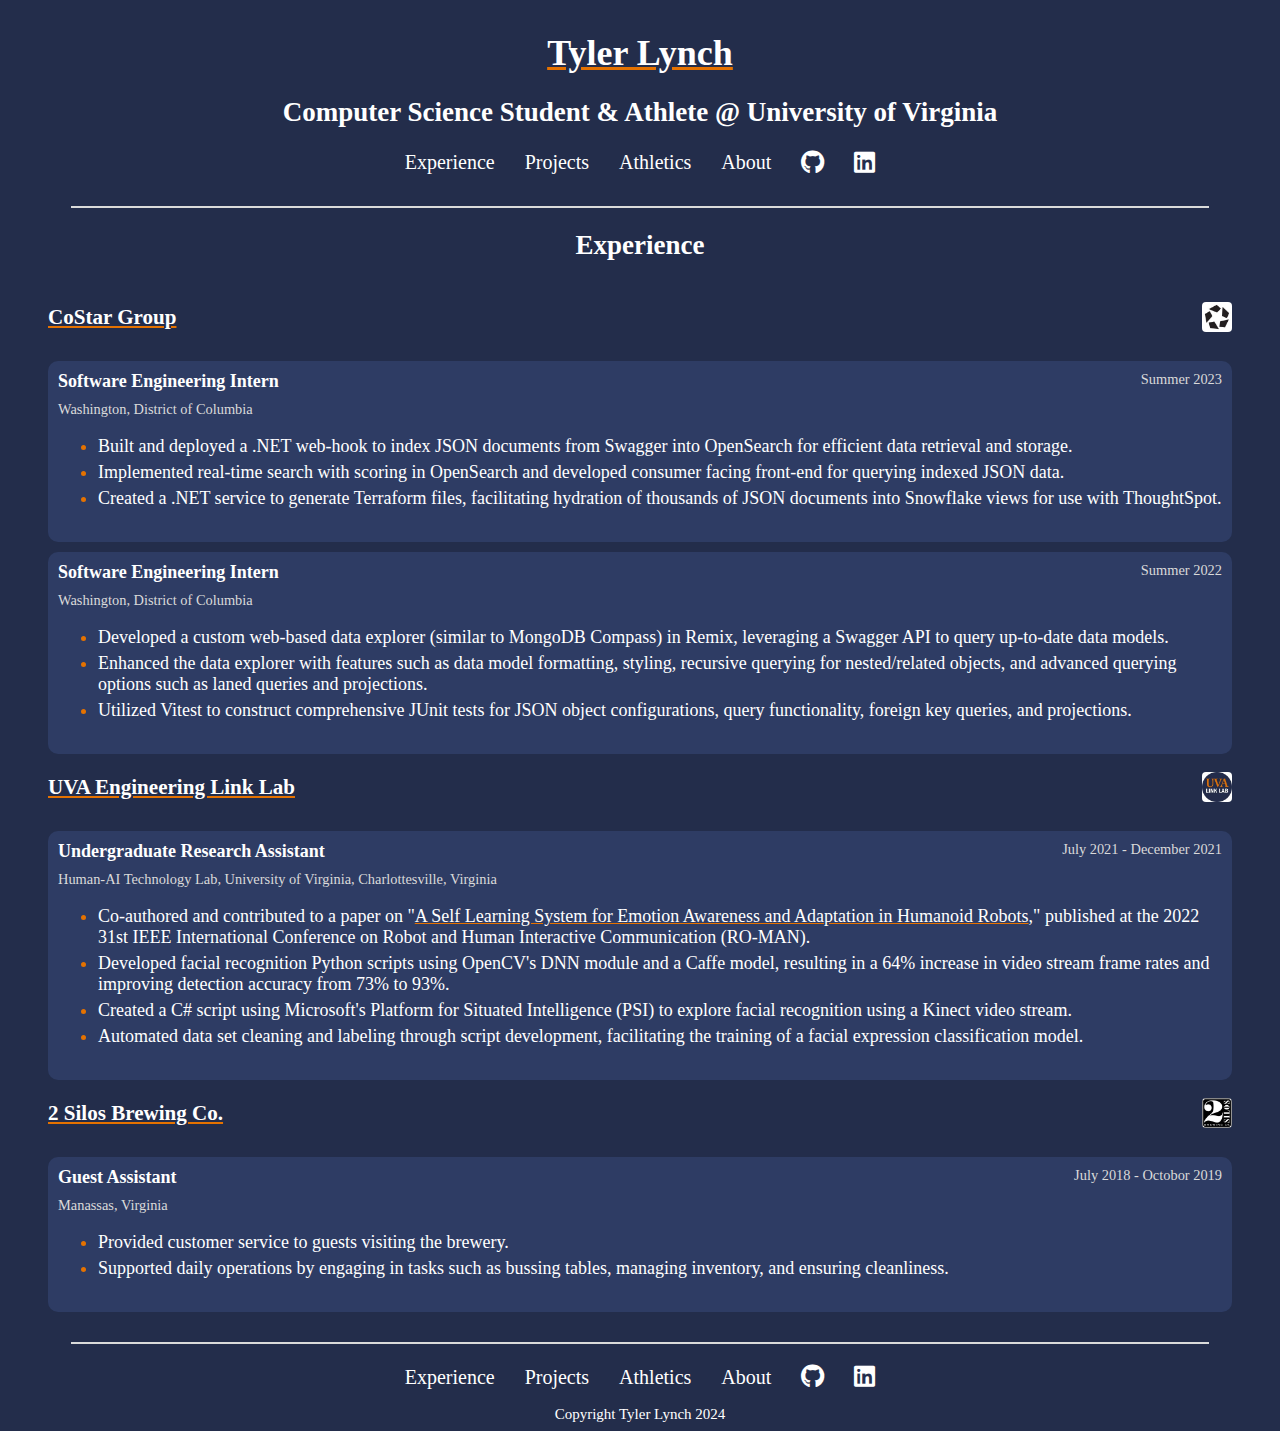
<file: index.html>
<!DOCTYPE html>
<html lang="en">
    <head>
        <meta charset="utf-8">
        <meta http-equiv="X-UA-Compatible" content="IE=edge">
        <meta name="viewport" content="width=device-width, initial-scale=1"> 

        <meta name="author" content="Tyler Lynch">
        <meta name="description" content="Static Portfolio Site.">
        <meta name="keywords" content="UVA Tyler Lynch tjl5vmd Static Webpage Portfolio">
        
        <meta property="og:title" content="Tyler Lynch Portfolio">
        <meta property="og:type" content="website">
        <meta property="image" content="">
        <meta property="og:url" content="tyler-lynch.github.io">
        <meta property="og:description" content="Tyler Lynch's portfolio website.">
        <meta property="og:site_name" content="Tyler Lynch Portfolio">

        <link rel="stylesheet" href="styles/main.css">
        <link rel="stylesheet" href="https://cdnjs.cloudflare.com/ajax/libs/font-awesome/5.15.3/css/all.min.css">

        <title>Tyler Lynch Portfolio</title>
    </head>  
    <body>
        <header>
            <h1>Tyler Lynch</h1>
            <h2>Computer Science Student & Athlete @ University of Virginia</h2>
            <nav>
                <a href="index.html">Experience</a>
                <a href="projects.html">Projects</a>
                <a href="athletics.html">Athletics</a>
                <a href="aboutme.html">About</a>
                <a href="https://github.com/tyler-lynch"><i class="fab fa-github" style="font-size: 24px;"></i></a>
                <a href="https://www.linkedin.com/in/tylerlynch100/"><i class="fab fa-linkedin" style="font-size: 24px;"></i></a>
            </nav>
        </header>
        <hr class="line-break">
        <section>
            <h2>Experience</h2>
            <section class="company-container">
                <div class="company-title">
                    <h3>CoStar Group</h3>
                    <img src="imgs/costar_group_logo.jpg" alt="CoStar Group Logo.">
                </div>
                <div class="experience">
                    <h4 class="job-title">Software Engineering Intern</h4>
                    <p class="job-date">Summer 2023</p>
                    <p class="job-location">Washington, District of Columbia</p>
                    <ul class="job-description">
                        <li>Built and deployed a .NET web-hook to index JSON documents from Swagger into OpenSearch for efficient data retrieval and storage.</li>
                        <li>Implemented real-time search with scoring in OpenSearch and developed consumer facing front-end for querying indexed JSON data.</li>
                        <li>Created a .NET service to generate Terraform files, facilitating hydration of thousands of JSON documents into Snowflake views for use with ThoughtSpot.</li>
                    </ul>
                </div>
                <div class="experience">
                    <h4 class="job-title">Software Engineering Intern</h4>
                    <p class="job-date">Summer 2022</p>
                    <p class="job-location">Washington, District of Columbia</p>
                    <ul class="job-description">
                        <li>Developed a custom web-based data explorer (similar to MongoDB Compass) in Remix, leveraging a Swagger API to query up-to-date data models.</li>
                        <li>Enhanced the data explorer with features such as data model formatting, styling, recursive querying for nested/related objects, and advanced querying options such as laned queries and projections.</li>
                        <li>Utilized Vitest to construct comprehensive JUnit tests for JSON object configurations, query functionality, foreign key queries, and projections.</li>
                    </ul>
                </div>
            </section>
            <section class="company-container">
                <div class="company-title">
                    <h3>UVA Engineering Link Lab</h3>
                    <img src="imgs/uva_link_lab_logo.jpg" alt="UVA Link Lab Logo.">
                </div>
                <div class="experience">
                    <h4 class="job-title">Undergraduate Research Assistant</h4>
                    <p class="job-date">July 2021 - December 2021</p>
                    <p class="job-location">Human-AI Technology Lab, University of Virginia, Charlottesville, Virginia</p>
                    <ul class="job-description">
                        <li>Co-authored and contributed to a paper on "<a href="projects.html#Paper">A Self Learning System for Emotion Awareness and Adaptation in Humanoid Robots</a>," published at the 2022 31st IEEE International Conference on Robot and Human Interactive Communication (RO-MAN).</li>
                        <li>Developed facial recognition Python scripts using OpenCV's DNN module and a Caffe model, resulting in a 64% increase in video stream frame rates and improving detection accuracy from 73% to 93%.</li>
                        <li>Created a C# script using Microsoft's Platform for Situated Intelligence (PSI) to explore facial recognition using a Kinect video stream.</li>
                        <li>Automated data set cleaning and labeling through script development, facilitating the training of a facial expression classification model.</li>
                    </ul>
                </div>
            </section>
            <section class="company-container">
                <div class="company-title">
                    <h3>2 Silos Brewing Co.</h3>
                    <img src="imgs/2silos_logo.jpg" alt="2 Silos Brewing Company Logo.">
                </div>
                <div class="experience">
                    <h4 class="job-title">Guest Assistant</h4>
                    <p class="job-date">July 2018 - Octobor 2019</p>
                    <p class="job-location">Manassas, Virginia</p>
                    <ul class="job-description">
                        <li>Provided customer service to guests visiting the brewery.</li>
                        <li>Supported daily operations by engaging in tasks such as bussing tables, managing inventory, and ensuring cleanliness.</li>
                    </ul>
                </div>
            </section>
        </section>
        <hr class="line-break">
        <footer class="primary-footer">
            <nav>
                <a href="index.html">Experience</a>
                <a href="projects.html">Projects</a>
                <a href="athletics.html">Athletics</a>
                <a href="aboutme.html">About</a>
                <a href="https://github.com/tyler-lynch"><i class="fab fa-github" style="font-size: 24px;"></i></a>
                <a href="https://www.linkedin.com/in/tylerlynch100/"><i class="fab fa-linkedin" style="font-size: 24px;"></i></a>
            </nav>
            <small>Copyright Tyler Lynch 2024</small>
        </footer>
    </body>
</html>
</file>
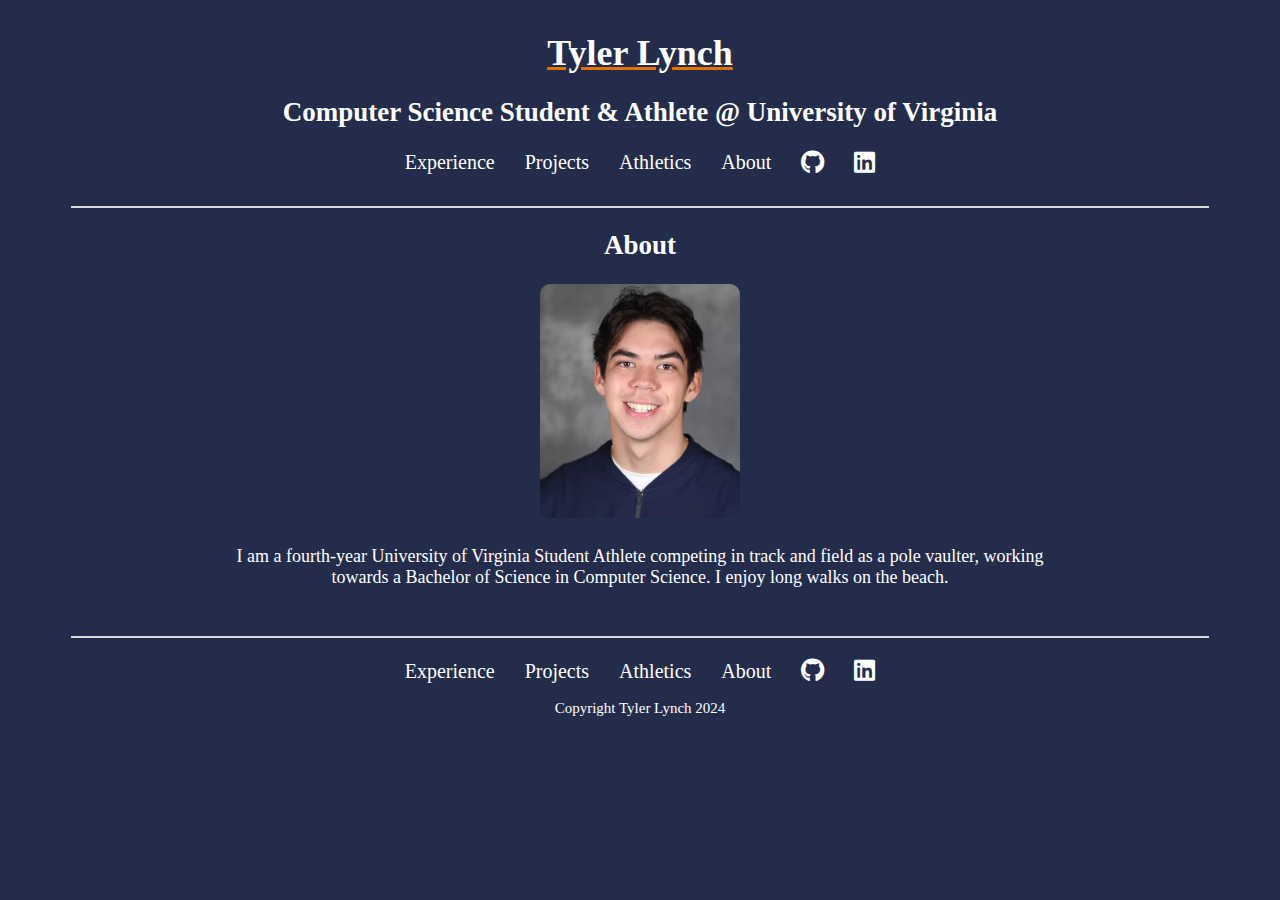
<file: aboutme.html>
<!DOCTYPE html>
<html lang="en">
    <head>
        <meta charset="utf-8">
        <meta http-equiv="X-UA-Compatible" content="IE=edge">
        <meta name="viewport" content="width=device-width, initial-scale=1"> 

        <meta name="author" content="Tyler Lynch">
        <meta name="description" content="Static Portfolio Site.">
        <meta name="keywords" content="UVA Tyler Lynch tjl5vmd Static Webpage Portfolio">
        
        <meta property="og:title" content="Tyler Lynch Portfolio">
        <meta property="og:type" content="website">
        <meta property="image" content="">
        <meta property="og:url" content="tyler-lynch.github.io/athletics.html">
        <meta property="og:description" content="Tyler Lynch's portfolio website.">
        <meta property="og:site_name" content="Tyler Lynch Portfolio">

        <link rel="stylesheet" href="styles/main.css">
        <link rel="stylesheet" href="https://cdnjs.cloudflare.com/ajax/libs/font-awesome/5.15.3/css/all.min.css">

        <title>Tyler Lynch Portfolio</title>
    </head>   
    <body>
        <header>
            <h1>Tyler Lynch</h1>
            <h2>Computer Science Student & Athlete @ University of Virginia</h2>
            <nav>
                <a href="index.html">Experience</a>
                <a href="projects.html">Projects</a>
                <a href="athletics.html">Athletics</a>
                <a href="aboutme.html">About</a>
                <a href="https://github.com/tyler-lynch"><i class="fab fa-github" style="font-size: 24px;"></i></a>
                <a href="https://www.linkedin.com/in/tylerlynch100/"><i class="fab fa-linkedin" style="font-size: 24px;"></i></a>
            </nav>
        </header>
        <hr class="line-break">
        <section>
            <h2>About</h2>
            <div class="about-me">
                <img src="imgs/Tyler_Lynch_headshot.png" alt="Heahshot of myself, Tyler Lynch." class="about-me-headshot">
                <p>I am a fourth-year University of Virginia Student Athlete competing in track and field as a pole vaulter, working towards a Bachelor of Science in Computer Science. I enjoy long walks on the beach.</p>
            </div>
        </section>
        <hr class="line-break">
        <footer class="primary-footer">
            <nav>
                <a href="index.html">Experience</a>
                <a href="projects.html">Projects</a>
                <a href="athletics.html">Athletics</a>
                <a href="aboutme.html">About</a>
                <a href="https://github.com/tyler-lynch"><i class="fab fa-github" style="font-size: 24px;"></i></a>
                <a href="https://www.linkedin.com/in/tylerlynch100/"><i class="fab fa-linkedin" style="font-size: 24px;"></i></a>
            </nav>
            <small>Copyright Tyler Lynch 2024</small>
        </footer>
    </body>
</html>
</file>
<file: styles/main.css>
/*
Used uva color scheme: https://brand.virginia.edu/design-assets/colors/accessible-type-color-combinations
*/

body {
    background-color: #232D4B;
    color: #FFFFFF;
    font-size: calc(100% + 2px); /* Scale size of entire site. */
}


h3 {
    text-decoration: underline;
    text-decoration-color: #E57200;
}

h2 {
    text-align: center;
}

a, a:hover, a:active, a:visited {
    color: #FFFFFF;
    text-decoration-color: #E57200;
}

li::marker {
    color: #E57200;
}

header {
    display: flex;
    flex-direction: column;
    justify-content: center;
    align-items: center;
}

header h1 {
    margin-block-end: 0;
    text-decoration: underline;
    text-decoration-color: #E57200;
}



.line-break {
    width: 90%;
    margin-top: 30px;
    background-color: #dadada;
    border: none;
    height: 2px;
}

.about-me {
    display: flex;
    flex-direction: column;
    align-items: center;
    gap: 10px;
    text-align: center;
}

.about-me p{
    max-width: 70%;
}

.about-me-headshot {
    width: 200px;
    border-radius: 10px;
}


nav {
    display: flex;
    flex-wrap: wrap;
    justify-content: center;
    align-items: center;
    text-align: center;
    gap: 30px;
    font-size: 20px;
}

nav a {
    text-decoration: none;
}

a {
    transition: transform 0.3s ease;
}

a:hover {
    transform: scale(1.1);
}

section {
    padding-left: 20px;
    padding-right: 20px;
}

.company-title {
    display: flex;
    width: 100%;
    justify-content: space-between;
    align-items: center;
}

.company-title img {
    width: 30px;
    height: 30px;
    border-radius: 4px;
}

.company-container {
    display: flex;
    flex-direction: column;
    gap: 10px 10px;
}

.experience {
    display: grid;
    grid-template-areas: 
        "title date"
        "location location"
        "description description";
    background-color: #2e3c64;
    border-radius: 10px; 
    padding: 10px;
}

.athletic-experience {
    display: grid;
    grid-template-areas: 
        "title date"
        "location location"
        "video video"
        "description description";
    background-color: #2e3c64;
    border-radius: 10px; 
    padding: 10px;
}
.athletic-experience-gif {
    display: grid;
    grid-template-areas: 
        "title date"
        "location location"
        "video video"
        "gotoButton gotoButton"
        "description description";
    background-color: #2e3c64;
    border-radius: 10px; 
    padding: 10px;
}

.gotoButton {
    grid-area: gotoButton;
    justify-self: center;
    margin-top: 20px;
}

.job-title {
    grid-area: title;
    margin-block-start: 0;
    margin-block-end: .5em;
}

.job-date {
    grid-area: date;
    text-align: right;
    font-size: 0.8em;
    color: #DADADA;
    margin-block-start: 0;
    margin-block-end: 0;
}

.job-location {
    grid-area: location;
    color: #DADADA;
    font-size: 0.8em;
    margin-block-start: 0;
    margin-block-end: 0;
}

.job-description {
    grid-area: description;
}

.job-description li {
    margin-bottom: 5px;
}

.video-description {
    grid-area: description;
    justify-self: center;
}

.video-description-p {
    grid-area: description;
    text-align: center;
    width: 100%;
}

.athletic-video {
    grid-area: video;
    justify-self: center;
    width: 60%;
    height: auto;
    margin-top: 20px;
}

.primary-footer {
    display: flex;
    flex-direction: column;
    align-items: center;
    justify-content: center;
    gap: 1rem;
    margin-top: 20px;
}
</file>
